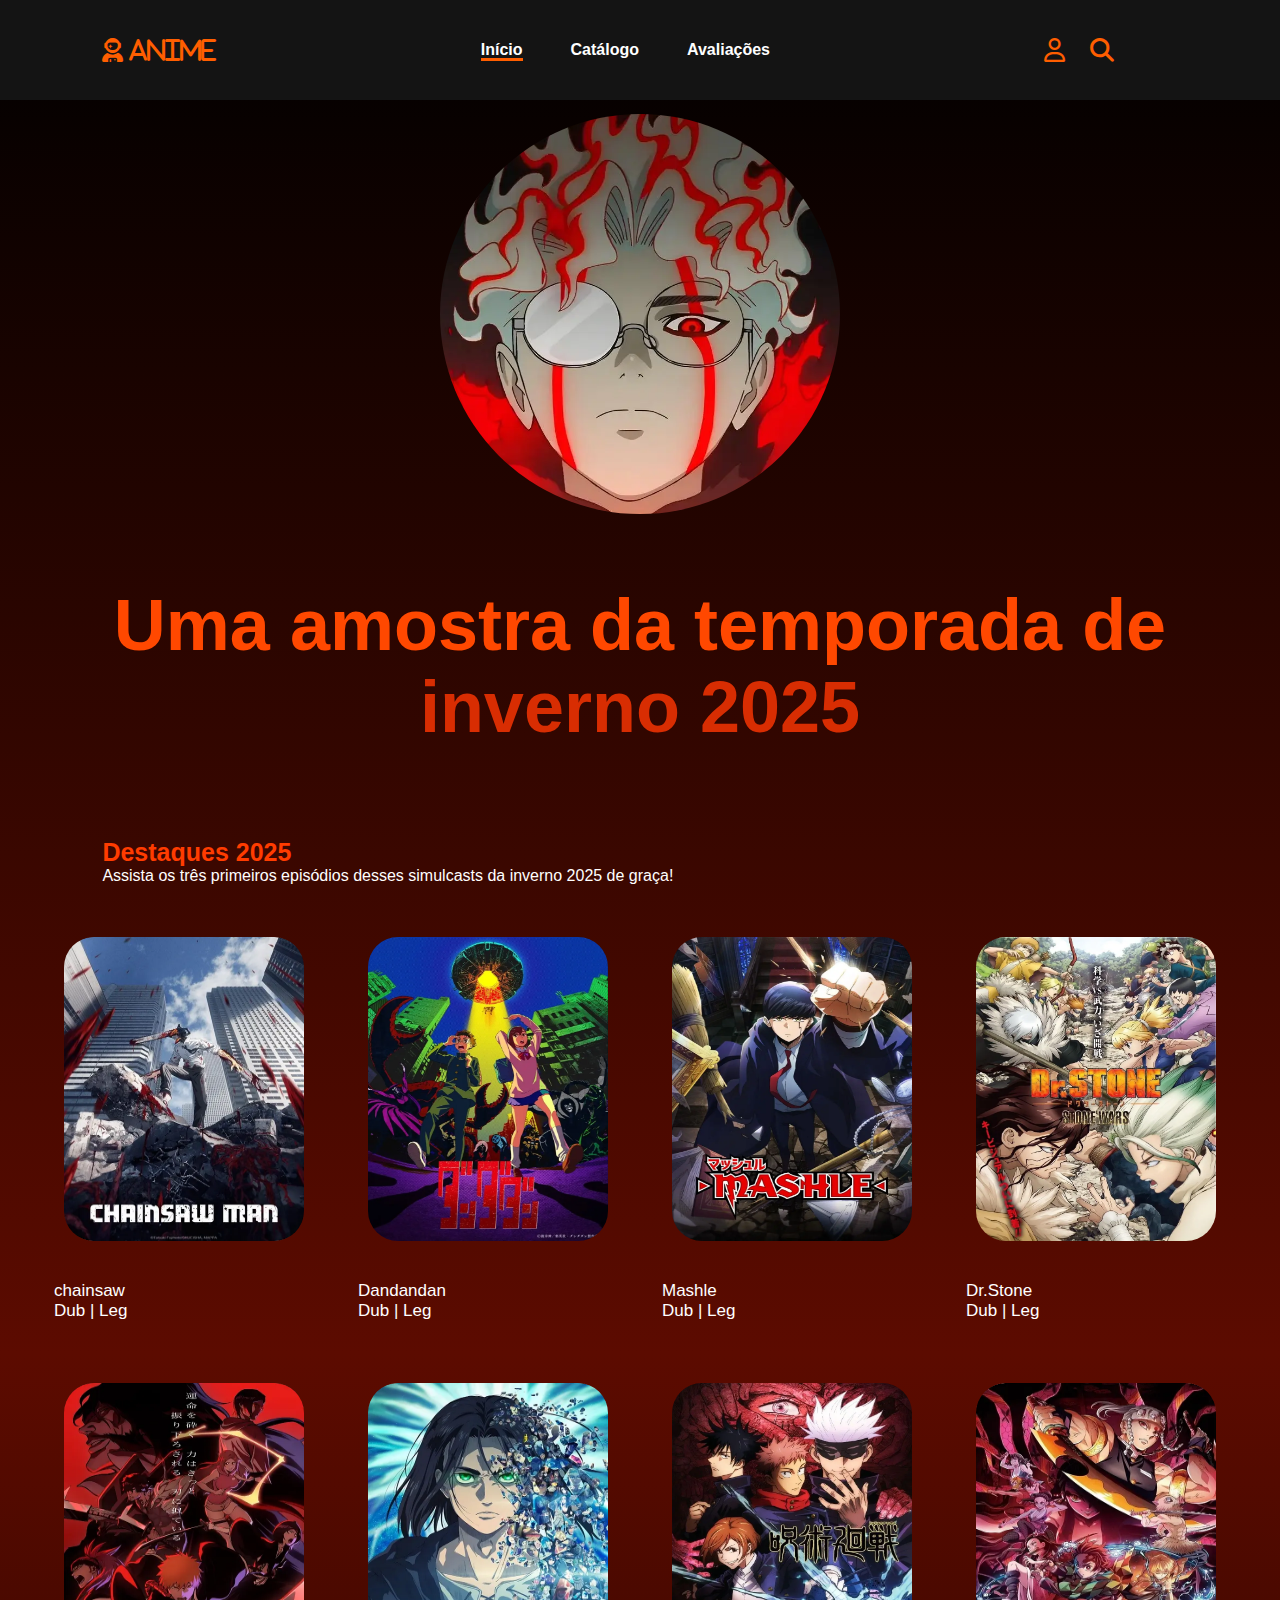
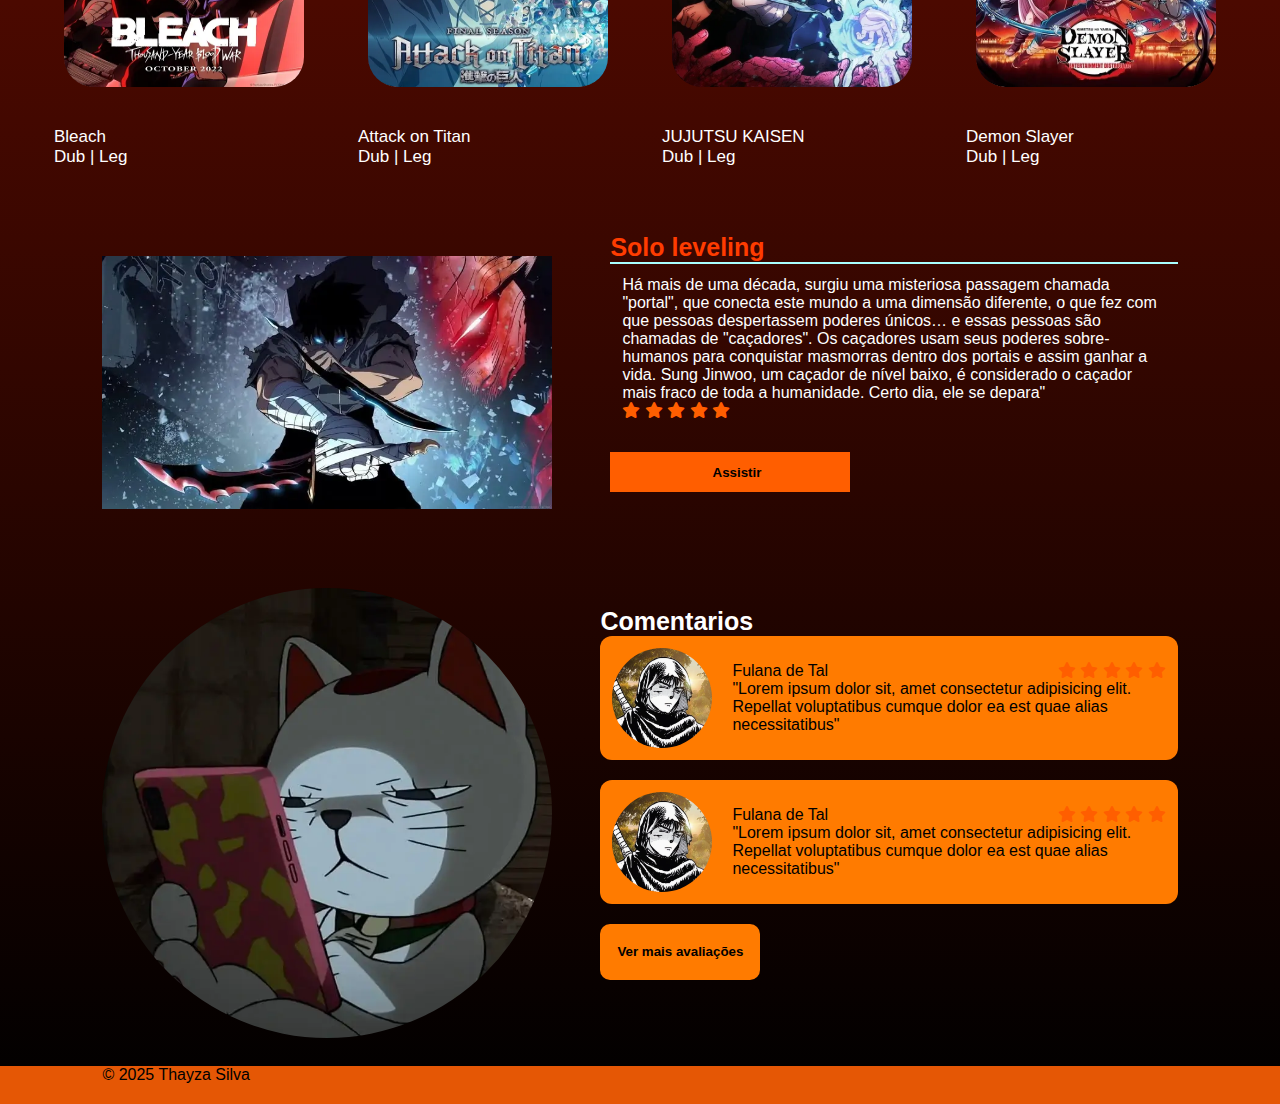
<file: index.html>
<!DOCTYPE html>
<html lang="pt-br">
<head>
    <meta charset="UTF-8">
    <meta name="viewport" content="width=device-width, initial-scale=1.0">
    <meta name="description" content="Site para os amantes de anime.">
    <link rel="stylesheet" href="style/style.css" >
    <link rel="stylesheet" href="https://cdnjs.cloudflare.com/ajax/libs/font-awesome/6.7.2/css/all.min.css" integrity="sha512-Evv84Mr4kqVGRNSgIGL/F/aIDqQb7xQ2vcrdIwxfjThSH8CSR7PBEakCr51Ck+w+/U6swU2Im1vVX0SVk9ABhg==" crossorigin="anonymous" referrerpolicy="no-referrer" />
    <link rel="shortcut icon" href="img/favicon.ico" type="image/x-icon">
    <link rel="manifest" href="manifest.json" crossorigin="use-credentials" />


    <script src="https://cdnjs.cloudflare.com/ajax/libs/jquery/3.7.1/jquery.min.js" integrity="sha512-v2CJ7UaYy4JwqLDIrZUI/4hqeoQieOmAZNXBeQyjo21dadnwR+8ZaIJVT8EE2iyI61OV8e6M8PP2/4hpQINQ/g==" crossorigin="anonymous" referrerpolicy="no-referrer"></script>
    <title> AnimeApp - Seu Portal de Animes </title>
</head>
<body>
    <header>
        <nav id="navbar">
            <a href="index.html"><i class="fa-solid fa-user-astronaut" id="nav-logo"> Anime </i></a>

            <ul id="nav_list">
                <li class="nav-item active">
                    <a href="#home">Início</a>
                </li>
                <li class="nav-item">
                    <a href="#menu">Catálogo</a>
                </li>
                <li class="nav-item">
                    <a href="#comentarios">Avaliações</a>
                </li>
            </ul>
            
            <div class="lateral">
                <i class="fa-regular fa-user" onclick="ToggleEvent()"></i>
                <div class="menu-lateral" id="menulateral">
                    <a href="cadastro.html">Criar conta</a>
                    <a href="login.html">Login</a>
                    <a href="index.html">Desconectar</a>
                </div>
                <a href="pesquisar.html" aria-label="lupa para pesquisar"><i class="fa-solid fa-magnifying-glass" a></i></a>
            </div>

            <button id="mobile_btn" alt="btn-menu">
                <i class="fa-solid fa-bars"></i>
            </button>
        </nav>
        <div id="mobile_menu">
            <nav id="navbar_mobile">
    
                <ul id="mobile_nav-list">
                    <li class="nav-item">
                        <a href="#home">Ínicio</a>
                    </li>
                    <li class="nav-item">
                        <a href="#menu">Catálogo</a>
                    </li>
                    <li class="nav-item">
                        <a href="#avaliação">Avaliações</a>
                    </li>
                </ul>
            </nav>
        </div>
    </header>
    <main id="content">
        <section id="home">
            <img src="img/icon-okarun-turbo.webp" class="home-img" alt="img-principal">

            <div id="avaliacao_content">

                <div id="cta-home">
                    <div class="cta">

                        <div class="cta-content">
                            <h1 class="title">
                                Uma amostra da temporada de 
                                 <span>inverno 2025</span></h1>
                        </div>    
                 </div>
            </div>
        </section>

        <section id="menu">
            <h2 class="section-title">Destaques 2025</h2>
            <p>Assista os três primeiros episódios desses simulcasts da inverno 2025 de graça!</p>

            <div id="dishes">
                <div class="dish">
                    <img src="img/chainsaw (1).webp" class="dish-image" alt="chainsaw">
                    <div class="overlay">
                        <p>chainsaw</p>
                        <p>4.9 <i class="fa-solid fa-star"></i> (374k) </p>
                    </div>
                    <h3 class="dish-title"> chainsaw <br> Dub | Leg</h3>
                </div>
            
                <div class="dish">
                    <img src="img/Dandadan anime‼️‼️‼️ (1).webp" class="dish-image" alt="Dandadan">
                    <div class="overlay">
                        <p>Dan dan dan</p>
                        <p>4.9 <i class="fa-solid fa-star"></i> (160k) </p>
                    </div>
                    <h3 class="dish-title"> Dandandan <br> Dub | Leg</h3>
                </div>
                <div class="dish">
                    <img src="img/Mashle (1).webp" class="dish-image" alt="Mashle">
                    <div class="overlay">
                        <p> Mashle</p>
                        <p>4.8 <i class="fa-solid fa-star"></i> (164k) </p>
                    </div>
                    <h3 class="dish-title"> Mashle <br> Dub | Leg</h3>
                </div>
                <div class="dish">
                    <img src="img/Dr_ Stone (1).webp" class="dish-image" alt="Dr_ Stone">
                    <div class="overlay">
                        <p>Dr.Stone</p>
                        <p>4.8 <i class="fa-solid fa-star"></i> (132k) </p>
                    </div>
                    <h3 class="dish-title"> Dr.Stone <br> Dub | Leg</h3>
                </div>
            </div>
            <div id="dishes">
                <div class="dish">
                    <img src="img/bleach (1).webp" class="dish-image" alt="bleach">
                    <div class="overlay">
                        <p>Bleach</p>
                        <p>4.9 <i class="fa-solid fa-star"></i> (341.6k) </p>
                    </div>
                    <h3 class="dish-title"> Bleach <br> Dub | Leg</h3>
                </div>
            
                <div class="dish">
                    <img src="img/attack (1).webp" class="dish-image" alt="attack" >
                    <div class="overlay">
                        <p>Attack on Titan</p>
                        <p>4.9 <i class="fa-solid fa-star"></i> (341.6k) </p>
                    </div>
                    <h3 class="dish-title"> Attack on Titan <br> Dub | Leg</h3>
                </div>
                <div class="dish">
                    <img src="img/jjk (1).webp" class="dish-image" alt="jjk">
                    <div class="overlay">
                        <p>JUJUTSU KAISEN</p>
                        <p>4.9 <i class="fa-solid fa-star"></i> (492k) </p>
                    </div>
                    <h3 class="dish-title">JUJUTSU KAISEN <br> Dub | Leg</h3>
                    
                </div>
                <div class="dish">
                    <img src="img/demon (1).webp" class="dish-image" alt="demon">
                    <div class="overlay">
                        <p>Demon Slayer</p>
                        <p>4.9 <i class="fa-solid fa-star"></i> (576k) </p>
                    </div>
                    <h3 class="dish-title">Demon Slayer <br> Dub | Leg</h3>
                </div>
            </div>
        </section>

            <section id="cards">
                <img src="img/Solo Leveling (Wallpaper engine) (1).webp" class="card-img" alt="Solo Leveling">
                <div id="content">
                    <h2 class="section-title">
                        Solo leveling
                    </h2>
                    <hr>
                    <div id="card-tx">
                        <div class="cards-sub">
    
                            <div class="content">
                                <p>
                                Há mais de uma década, surgiu uma misteriosa passagem chamada "portal", que conecta este mundo a uma dimensão diferente, o que fez com que pessoas despertassem poderes 
                                únicos… e essas pessoas são chamadas de "caçadores". Os caçadores usam seus poderes sobre-humanos para conquistar masmorras dentro dos portais e assim ganhar a vida.
                                Sung Jinwoo, um caçador de nível baixo, é considerado o caçador mais fraco de toda a humanidade. Certo dia, ele se depara"
                                </p>
                                <p>
                                    <span>
                                        <i class="fa-solid fa-star"></i>
                                        <i class="fa-solid fa-star"></i>
                                        <i class="fa-solid fa-star"></i>
                                        <i class="fa-solid fa-star"></i>
                                        <i class="fa-solid fa-star"></i>
                                    </span>
                                </p>
                            </div>
                        </div>
    
                        <button class="btn-default-card">
                            <i class="fa fa-play" aria-hidden="true"></i> Assistir 
                        </button>
                    </div>
                </div>
            </section>

        <section id="comentarios">
            <img src="img/turbo abuela _ Dandadan _ 7 (1).webp" class="testimonial" alt="img-velha turbo">

            <div id="avaliacao_content">
                <h2 class="section-title">
                    Comentarios
                </h2>

                <div id="feedbacks">
                    <div class="feedback">
                        <img src="img/712976184791549083 (1).webp" alt="img-avatar" class="avatar">

                        <div class="feedback-content">
                            <p>
                                Fulana de Tal
                                <span>
                                    <i class="fa-solid fa-star"></i>
                                    <i class="fa-solid fa-star"></i>
                                    <i class="fa-solid fa-star"></i>
                                    <i class="fa-solid fa-star"></i>
                                    <i class="fa-solid fa-star"></i>
                                </span>
                            </p>
                            <p>
                                "Lorem ipsum dolor sit, amet consectetur adipisicing elit.
                                Repellat voluptatibus cumque dolor ea est quae alias necessitatibus"
                            </p>
                        </div>
                    </div>

                    <div class="feedback">
                        <img src="img/712976184791549083 (1).webp" alt="avatar" class="avatar">

                        <div class="feedback-content">
                            <p>
                                Fulana de Tal
                                <span>
                                    <i class="fa-solid fa-star"></i>
                                    <i class="fa-solid fa-star"></i>
                                    <i class="fa-solid fa-star"></i>
                                    <i class="fa-solid fa-star"></i>
                                    <i class="fa-solid fa-star"></i>
                                </span>
                            </p>
                            <p>
                                "Lorem ipsum dolor sit, amet consectetur adipisicing elit.
                                Repellat voluptatibus cumque dolor ea est quae alias necessitatibus"
                            </p>
                        </div>
                    </div>
                    <button class="btn-default-feedback">
                        Ver mais avaliações
                    </button>
                </div>
            </div>
        </section>
    </main>
    <footer>
        <div class="footer_item">
            <span id="copyright">
                &copy 2025 Thayza Silva
            </span>
        </div>
    </footer>
    <script src="js/script.js"></script>
    <script>
        if('serviceWorker' in navigator){
            navigator.serviceWorker.register('./service-worker.js')
                .then(reg => console.log('Service Worker registrado com sucesso!', reg))
                .catch(err => console.log('Erro ao registrar o service Worker:', err));
        }
    </script>
</body>
</html>
</file>
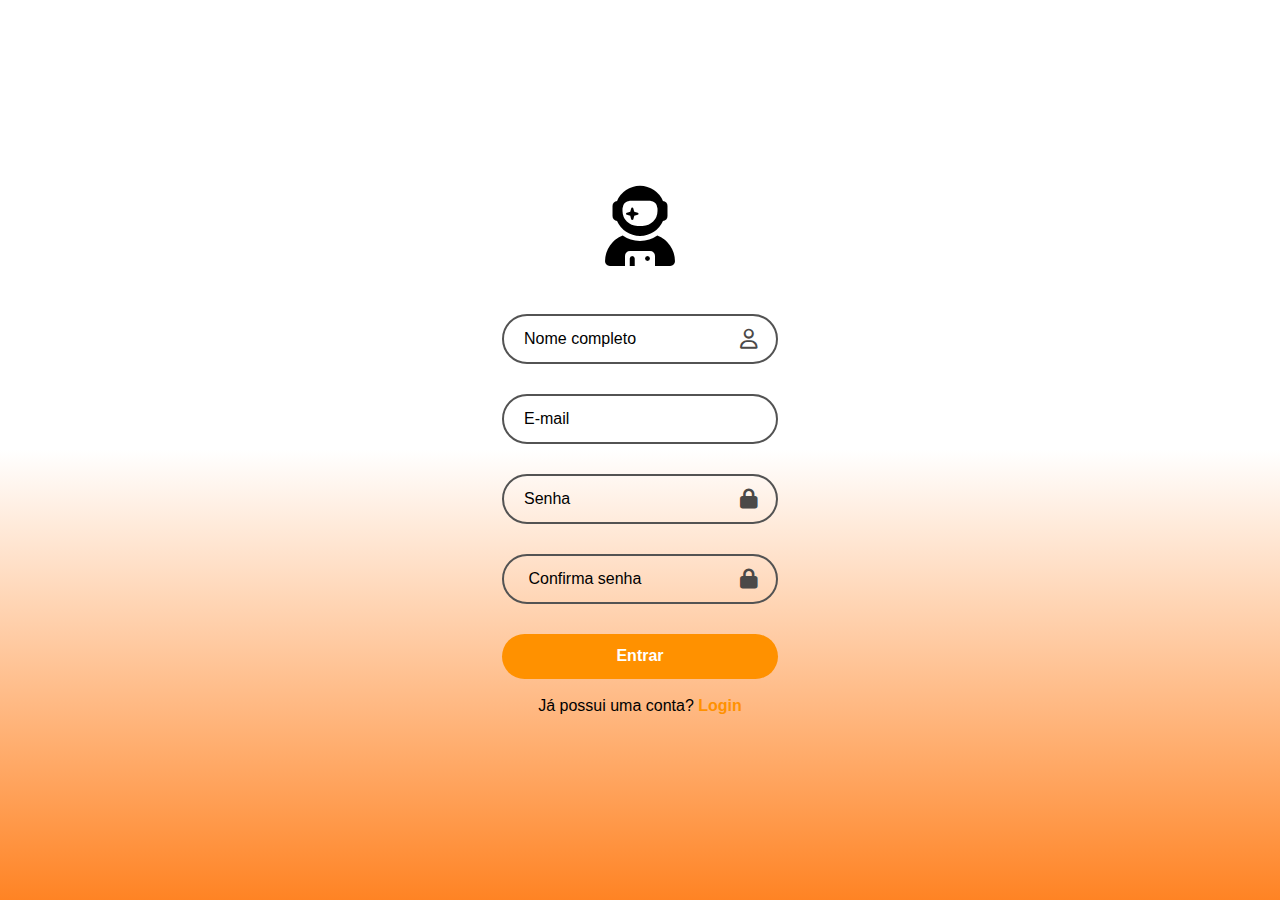
<file: cadastro.html>
<!DOCTYPE html>
<html lang="pt-br">
<head>
    <meta charset="UTF-8">
    <meta name="viewport" content="width=device-width, initial-scale=1.0">
    <link rel="shortcut icon" href="img/favicon.ico" type="image/x-icon">
    <link rel="stylesheet" href="style/login.css">
    <link rel="stylesheet" href="https://cdnjs.cloudflare.com/ajax/libs/font-awesome/6.7.2/css/all.min.css" integrity="sha512-Evv84Mr4kqVGRNSgIGL/F/aIDqQb7xQ2vcrdIwxfjThSH8CSR7PBEakCr51Ck+w+/U6swU2Im1vVX0SVk9ABhg==" crossorigin="anonymous" referrerpolicy="no-referrer" />
    <title>Login</title>
</head>
<body>
    <div class="container">
        <form action="">
            <i class="fa-solid fa-user-astronaut" id="logo"></i>
            <br>
            <div class="input-box">
                <input type="text" id="Usuario" placeholder="Nome completo" required>
                <i class="fa-regular fa-user"></i>
            </div>
            <div class="input-box">
                <input type="text" id="contato" placeholder="E-mail" required>
            </div>
            <div class="input-box">
                <input type="password" id="senha" placeholder="Senha" required>
                <i class="fa-solid fa-lock"></i>
            </div>
            <div class="input-box">
                <input type="password" id="confirmasenha" placeholder=" Confirma senha" required>
                <i class="fa-solid fa-lock"></i>
            </div>
            <div class="class-btn">
               <button type="button" onclick="validarFormulario()">Entrar</button>
            </div>
            <br>
            <p>Já possui uma conta? <a href="login.html">Login</a></p>
        </form>
    </div>
    <script src="js/cadastro.js"></script>
</body>
</html>
</file>
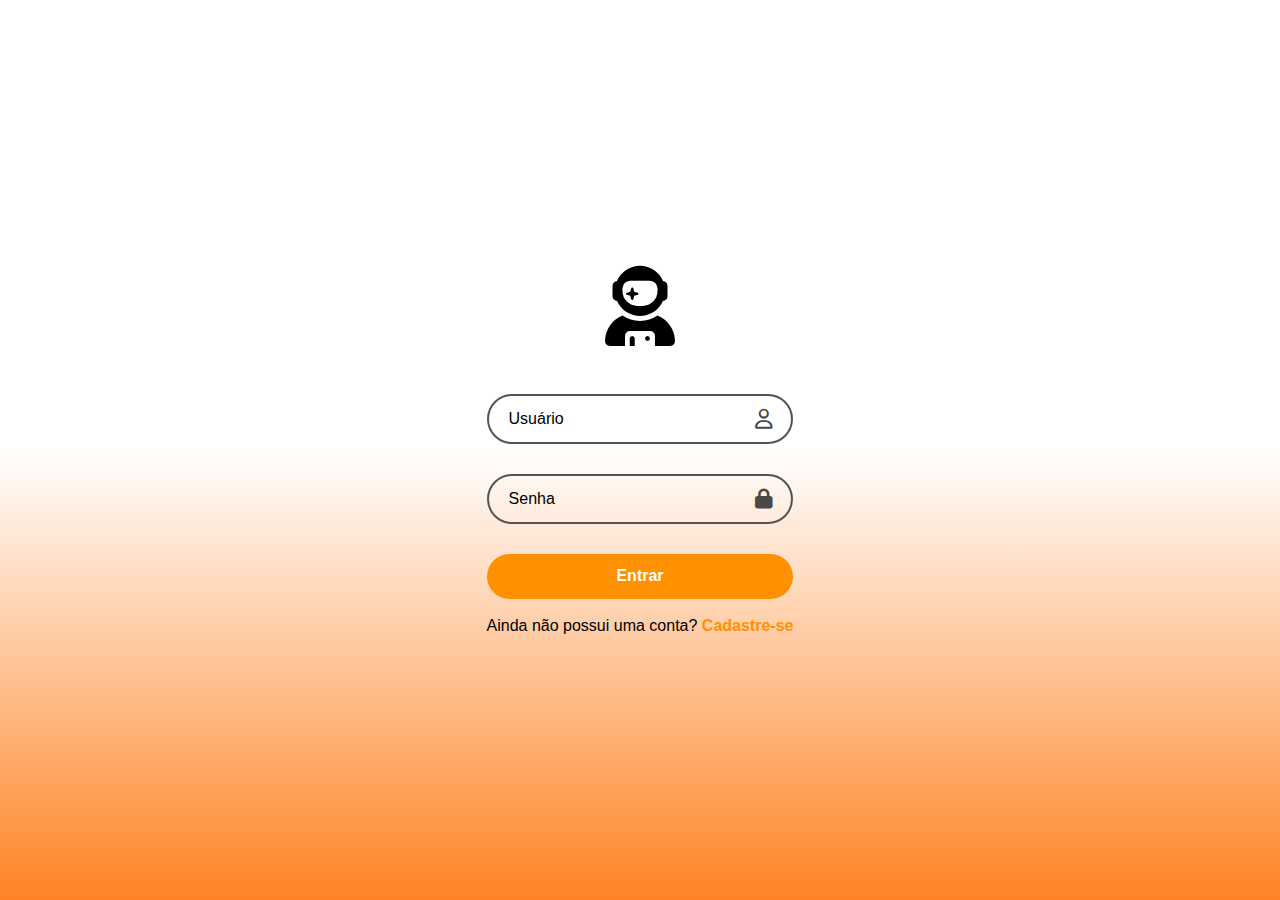
<file: login.html>
<!DOCTYPE html>
<html lang="pt-br">
<head>
    <meta charset="UTF-8">
    <meta name="viewport" content="width=device-width, initial-scale=1.0">
    <link rel="shortcut icon" href="img/favicon.ico" type="image/x-icon">
    <link rel="stylesheet" href="style/login.css">
    <link rel="stylesheet" href="https://cdnjs.cloudflare.com/ajax/libs/font-awesome/6.7.2/css/all.min.css" integrity="sha512-Evv84Mr4kqVGRNSgIGL/F/aIDqQb7xQ2vcrdIwxfjThSH8CSR7PBEakCr51Ck+w+/U6swU2Im1vVX0SVk9ABhg==" crossorigin="anonymous" referrerpolicy="no-referrer" />
    <title>Login</title>
</head>
<style>
</style>
<body>
    <div class="container">
        <form action="">
            <i class="fa-solid fa-user-astronaut" id="logo"></i>
            <br>
            <div class="input-box">
                <input type="text" id="Usuario" placeholder="Usuário" required>
                <i class="fa-regular fa-user"></i>
            </div>
            <div class="input-box">
                <input type="password" id="senha" placeholder="Senha" required>
                <i class="fa-solid fa-lock"></i>
            </div>
            <div class="class-btn">
               <button type="button" onclick="validarFormulario()">Entrar</button>
            </div>
            <br>
            <p> Ainda não possui uma conta? <a href="cadastro.html">Cadastre-se</a></p>
        </form>
    </div>
    <script src="js/login.js"></script>
</body>
</html>
</file>
<file: style/style.css>
@import url(menu.css);
@import url(home.css);
@import url(header.css);
@import url(feedbacks.css);
@import url(footer.css);
@import url(templete.css);

*{
    font-family: sans-serif;
    margin: 0;
    padding: 0;
    box-sizing: border-box;
}
html {
    scroll-behavior: smooth;
}
body{
    background-image: linear-gradient(#000000, #5c0b00, #000000);
}
section{
    padding: 28px 8%;
}
.social-media-buttons{
    display: flex;
    gap: 18px;
}
.btn-default{
    border: none;
    display: flex;
    align-items: center;
    justify-content: center;
    background-color: #fd5f2f;
    border-radius: 50px;
    padding: 10px 14px;
    font-weight: 600;
    box-shadow: 0px 4px 6px rgba(0, 0, 0, 0.2);
    cursor: pointer;
    transition: .3s ease;
}
.btn-default:hover{
    background-color: #ff9560;
}
.section-title{
    color: #ff3c00;
    font-size: 1.563rem;
}
.section-subtitle{
    font-size: 2.1875rem ;
}
/* Busca */
.container-busca {
    display: flex;
    justify-content: center;  /* Centraliza horizontalmente */
    align-items: center;  /* Centraliza verticalmente */
    margin-top: 0.9rem;
}
#search-input{
    background-color: #494949;
    border: none;
    padding: 10px 70px;
    text-overflow: ellipsis;
    color: #ffffff36;
    overflow: hidden;
    white-space: nowrap;
    outline: none;
    border-radius: 50px;
}
</file>
<file: style/login.css>
*{
    margin: 0;
    padding: 0;
    box-sizing: border-box;
    font-family:Arial, Helvetica, sans-serif;
}
body{
    display: flex;
    justify-content: center;
    align-items: center;
    min-height: 100vh;
    background-image: linear-gradient(#fff ,#ffffff, #ff6f00db);
    background-size: cover;
    background-position: center;
}

.container h1{
    font-size: 36px;
    text-align: center;
    color: #000000;
}
.container .input-box{
    position: relative;
    width: 100%;
    height: 50px;
    margin: 30px 0 ;
}
.input-box input{
    width: 100%;
    height: 100%;
    background-color: transparent;
    outline: none;
    border: 2px solid #535353;
    border-radius: 40px;
    font-size: 16px;
    color: #000000;
    padding: 20px 45px 20px 20px;
}
.input-box input::placeholder{
    color: #000000;

}.input-box i {
    position: absolute;
    right: 20px;
    transform: translateY(-50%);
    top: 50%;
    font-size: 20px;
    color: #4b4948;
}
.container .senha{
    display: flex;
    justify-content: space-between;
    font-size: 14.5px;
    margin: -15px 0 15px;
    color: #000000; 
}
.senha label input {
    accent-color: #4b4948;
    margin-right: 3px;

}
.senha a {
    color: #000000;
    text-decoration: none;

}
.senha a:hover {
    text-decoration: underline;
}
button{
    width: 100%;
    height: 45px;
    background: #ff9100;
    border: none;
    outline: none;
    border-radius: 40px;
    cursor: pointer;
    font-size: 16px;
    color: #ffffff;
    font-weight: 600;
}
.container .registrar-link{
    font-size: 14.5px;
    text-align: center;
    margin: 20px 0 15px;
}
.registrar-link p a {
    color: #000000;
    text-decoration: none;
    font-weight: 600;
}
.registrar-link p{
    color: #000000;
}
.registrar-link p a:hover{
    text-decoration: underline;
}
#logo{
width: 100px;
height: auto;
font-size: 5rem;
display: block;
margin: 0 auto;
text-align: center;
}
.container p{
    text-align: center;
}
.container p a{
    text-decoration: none;
    color: #ff9100;
    font-weight: 700;
}
</file>
